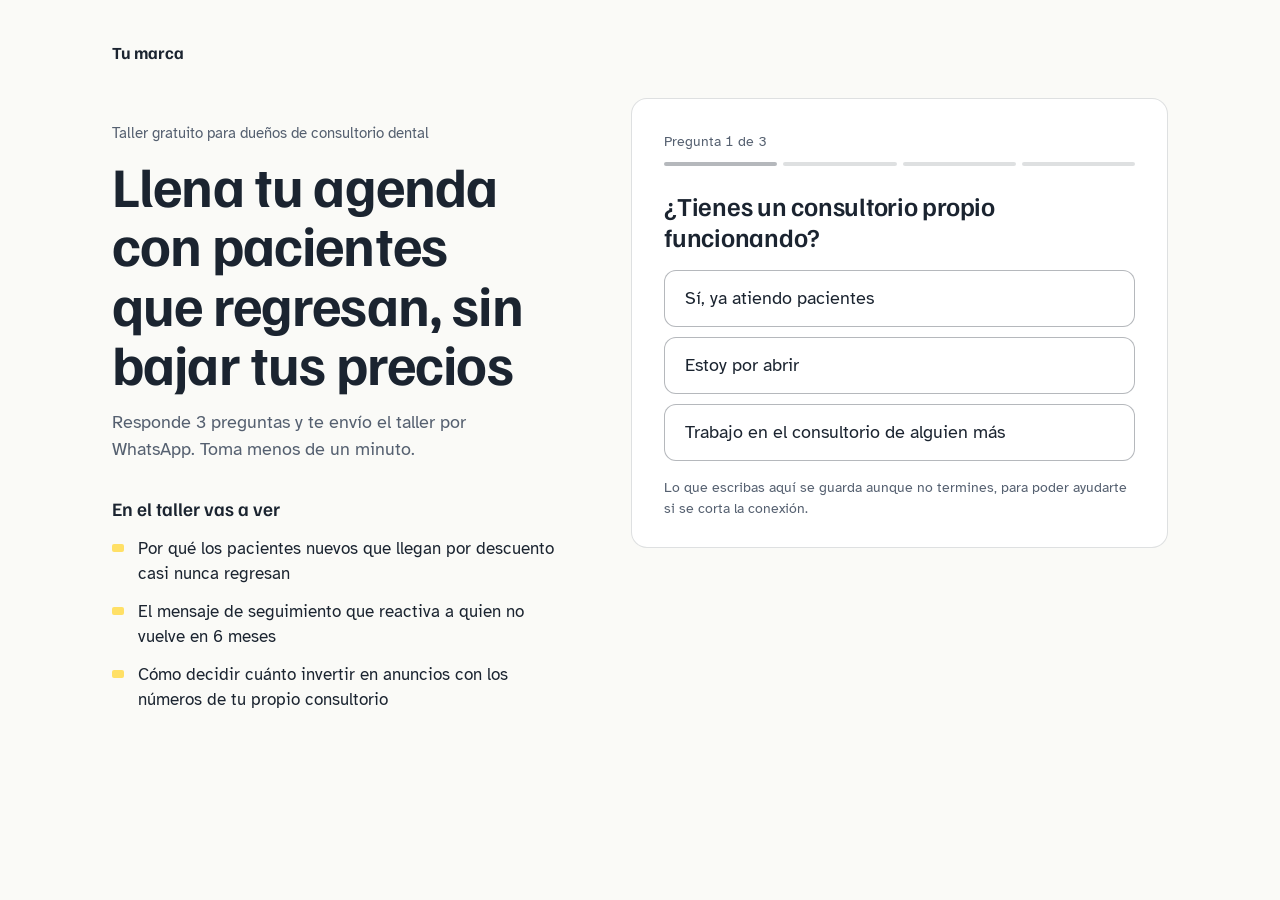
<file: index.html>
<!doctype html>
<html lang="es">
<head>
  <meta charset="utf-8">
  <meta name="viewport" content="width=device-width, initial-scale=1">
  <title>Cargando…</title>
  <meta name="robots" content="noindex">
  <link rel="preconnect" href="https://fonts.googleapis.com">
  <link rel="preconnect" href="https://fonts.gstatic.com" crossorigin>
  <link href="https://fonts.googleapis.com/css2?family=Atkinson+Hyperlegible:wght@400;700&family=Familjen+Grotesk:wght@600;700&display=swap" rel="stylesheet">
  <link rel="stylesheet" href="estilos.css">
  <script src="config.js"></script>
  <script src="comun.js"></script>
  <script src="pixel.js"></script>
</head>
<body>
  <main class="pagina">
    <div class="marca">
      <img id="marca-logo" alt="" hidden>
      <span id="marca-nombre"></span>
    </div>

    <header class="cabeza">
      <p class="antetitulo" id="antetitulo"></p>
      <h1 id="titulo"></h1>
      <p class="bajada" id="bajada"></p>
    </header>

    <section class="cuestionario" aria-label="Cuestionario">
      <div class="riel-cabeza">
        <span class="riel-texto" id="riel-texto" aria-live="polite"></span>
      </div>
      <div class="riel" id="riel" aria-hidden="true"></div>
      <div id="cuestionario-cuerpo"></div>
      <p class="aviso-parcial" id="aviso-parcial"></p>
    </section>

    <section class="detalle" aria-labelledby="incluye-titulo">
      <h2 id="incluye-titulo"></h2>
      <ul class="incluye" id="incluye"></ul>
      <div class="video" id="video" hidden></div>
    </section>
  </main>
  <noscript>Para responder el cuestionario necesitas activar JavaScript en tu navegador.</noscript>
  <script src="landing.js"></script>
</body>
</html>
</file>
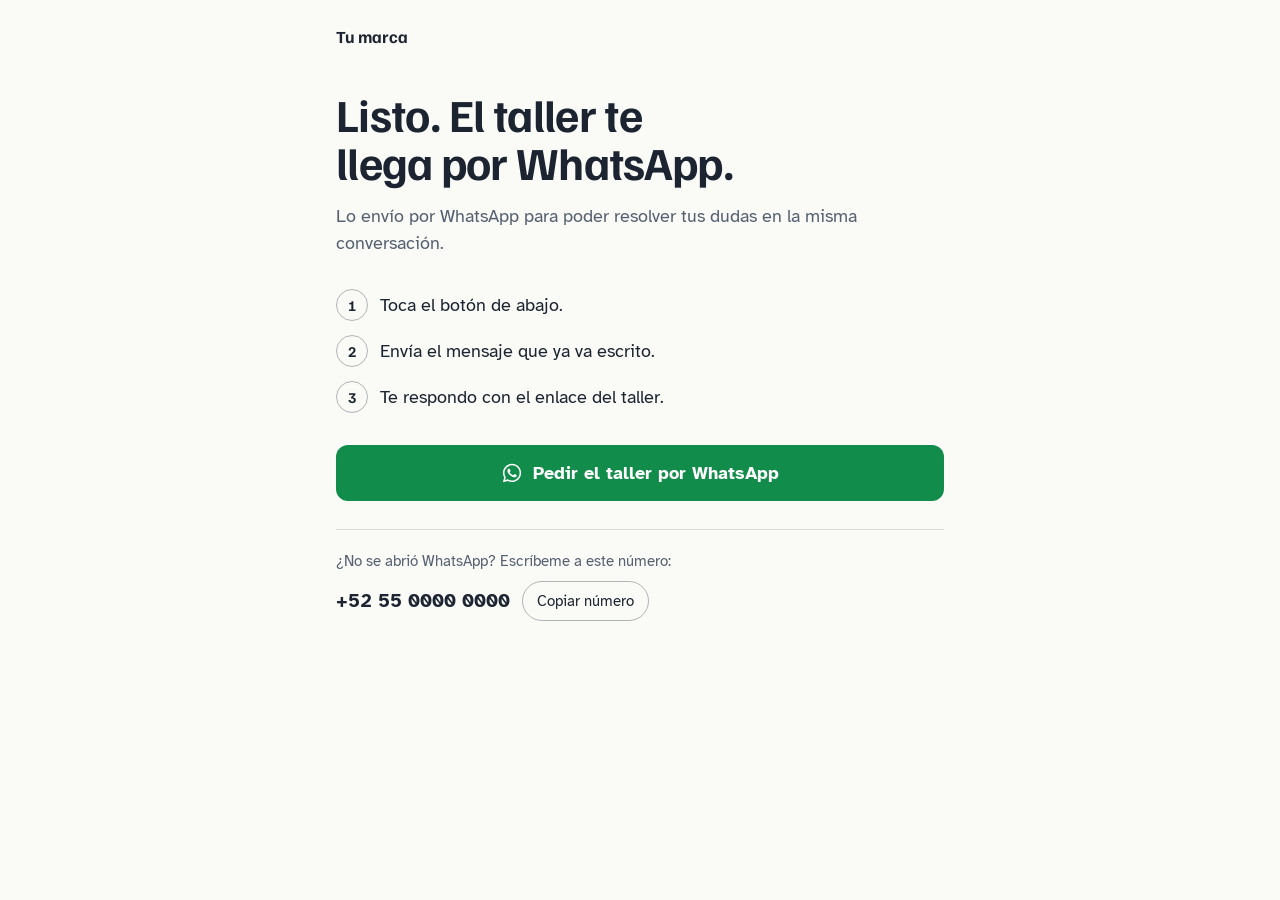
<file: gracias.html>
<!doctype html>
<html lang="es">
<head>
  <meta charset="utf-8">
  <meta name="viewport" content="width=device-width, initial-scale=1">
  <title>Listo</title>
  <meta name="robots" content="noindex">
  <link rel="preconnect" href="https://fonts.googleapis.com">
  <link rel="preconnect" href="https://fonts.gstatic.com" crossorigin>
  <link href="https://fonts.googleapis.com/css2?family=Atkinson+Hyperlegible:wght@400;700&family=Familjen+Grotesk:wght@600;700&display=swap" rel="stylesheet">
  <link rel="stylesheet" href="estilos.css">
  <script src="config.js"></script>
  <script src="comun.js"></script>
  <script src="pixel.js"></script>
</head>
<body>
  <main class="entrega">
    <div class="marca"><span id="marca-nombre"></span></div>
    <h1 id="entrega-titulo"></h1>
    <p class="bajada" id="entrega-texto"></p>
    <ol class="pasos" id="pasos"></ol>
    <a class="boton-whatsapp" id="boton-whatsapp" href="#" target="_blank" rel="noopener">
      <svg width="22" height="22" viewBox="0 0 24 24" aria-hidden="true" fill="currentColor"><path d="M12.04 2C6.58 2 2.13 6.45 2.13 11.91c0 1.75.46 3.45 1.32 4.95L2.05 22l5.25-1.38a9.9 9.9 0 0 0 4.74 1.21c5.46 0 9.91-4.45 9.91-9.91S17.5 2 12.04 2Zm0 18.15c-1.48 0-2.93-.4-4.2-1.15l-.3-.18-3.12.82.83-3.04-.2-.31a8.2 8.2 0 0 1-1.26-4.38c0-4.54 3.7-8.24 8.25-8.24 4.54 0 8.24 3.7 8.24 8.24 0 4.55-3.7 8.24-8.24 8.24Zm4.52-6.16c-.25-.12-1.47-.72-1.69-.81-.23-.08-.39-.12-.56.13-.16.24-.64.8-.78.97-.15.16-.29.18-.54.06-.25-.12-1.05-.39-1.99-1.23-.74-.66-1.23-1.47-1.38-1.72-.14-.25-.02-.38.11-.5.11-.11.25-.29.37-.43.13-.15.17-.25.25-.41.08-.17.04-.31-.02-.43-.06-.13-.56-1.35-.77-1.85-.2-.48-.41-.42-.56-.43h-.48c-.17 0-.43.06-.66.31-.22.25-.86.85-.86 2.07 0 1.22.89 2.4 1.01 2.56.12.17 1.75 2.67 4.23 3.74.59.26 1.05.41 1.41.52.59.19 1.13.16 1.56.1.48-.07 1.47-.6 1.67-1.18.21-.58.21-1.07.15-1.18-.06-.1-.23-.17-.48-.29Z"/></svg>
      <span class="boton-texto"></span>
    </a>
    <div class="respaldo">
      <p id="respaldo-texto"></p>
      <div class="respaldo-fila">
        <span class="numero" id="numero-visible"></span>
        <button type="button" class="copiar" id="copiar">Copiar número</button>
      </div>
    </div>
  </main>
  <script src="entrega.js"></script>
</body>
</html>
</file>
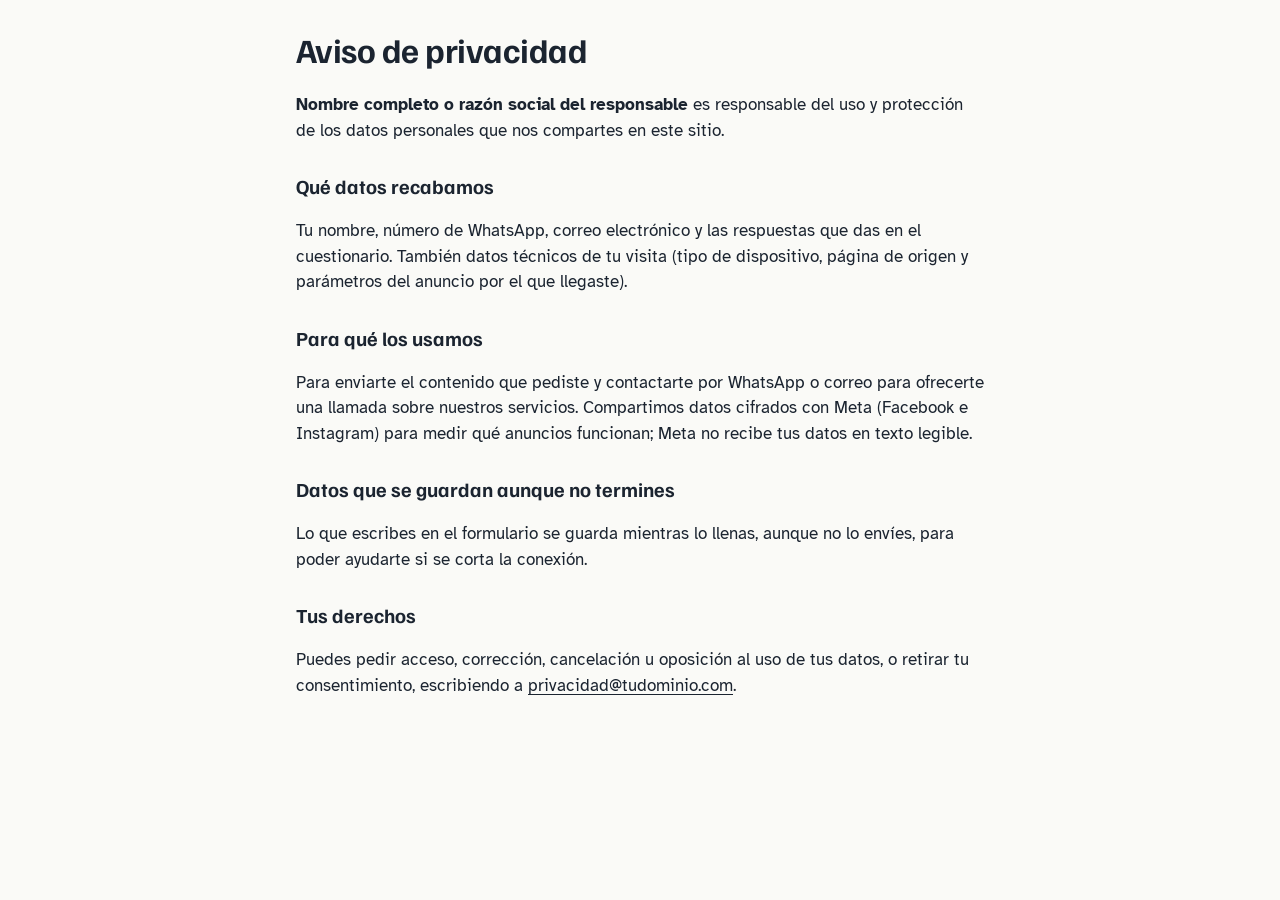
<file: privacidad.html>
<!doctype html>
<html lang="es">
<head>
  <meta charset="utf-8">
  <meta name="viewport" content="width=device-width, initial-scale=1">
  <title>Aviso de privacidad</title>
  <meta name="robots" content="noindex">
  <link rel="preconnect" href="https://fonts.googleapis.com">
  <link rel="preconnect" href="https://fonts.gstatic.com" crossorigin>
  <link href="https://fonts.googleapis.com/css2?family=Atkinson+Hyperlegible:wght@400;700&family=Familjen+Grotesk:wght@600;700&display=swap" rel="stylesheet">
  <link rel="stylesheet" href="estilos.css">
  <script src="config.js"></script>
</head>
<body>
  <!--
    Plantilla básica de aviso de privacidad simplificado. Los datos salen de config.js (sección privacidad).
    Revísala con tu abogado o contador: cada país tiene reglas propias.
  -->
  <main class="legal">
    <h1>Aviso de privacidad</h1>
    <p><strong data-campo="responsable"></strong> es responsable del uso y protección de los datos personales que nos compartes en este sitio.</p>

    <h2>Qué datos recabamos</h2>
    <p>Tu nombre, número de WhatsApp, correo electrónico y las respuestas que das en el cuestionario. También datos técnicos de tu visita (tipo de dispositivo, página de origen y parámetros del anuncio por el que llegaste).</p>

    <h2>Para qué los usamos</h2>
    <p>Para <span data-campo="finalidad"></span>. Compartimos datos cifrados con Meta (Facebook e Instagram) para medir qué anuncios funcionan; Meta no recibe tus datos en texto legible.</p>

    <h2>Datos que se guardan aunque no termines</h2>
    <p>Lo que escribes en el formulario se guarda mientras lo llenas, aunque no lo envíes, para poder ayudarte si se corta la conexión.</p>

    <h2>Tus derechos</h2>
    <p>Puedes pedir acceso, corrección, cancelación u oposición al uso de tus datos, o retirar tu consentimiento, escribiendo a <a data-campo="correo_contacto"></a>.</p>
  </main>
  <script>
    (function () {
      var p = (window.FUNNEL && window.FUNNEL.privacidad) || {};
      document.querySelectorAll("[data-campo]").forEach(function (el) {
        var v = p[el.getAttribute("data-campo")] || "";
        el.textContent = v;
        if (el.tagName === "A") el.href = "mailto:" + v;
      });
    })();
  </script>
</body>
</html>
</file>
<file: estilos.css>
/*
  TU MARCA: cambia solo este bloque.
  Colores en hexadecimal y el nombre de tus dos tipografías de Google Fonts
  (si cambias las tipografías, cambia también el enlace <link> en index.html y gracias.html).
*/
:root {
  --papel: #FAFAF7;          /* fondo de la página */
  --superficie: #FFFFFF;     /* fondo de la tarjeta del cuestionario */
  --tinta: #1B2430;          /* texto principal */
  --tinta-suave: #556070;    /* texto secundario */
  --accion: #2747C9;         /* botones principales */
  --accion-texto: #FFFFFF;   /* texto sobre los botones */
  --marcador: #FFE066;       /* resaltado de la respuesta elegida */
  --whatsapp: #128C4A;       /* botón de WhatsApp */
  --error: #B42318;

  --fuente-titulo: "Familjen Grotesk", "Arial Narrow", sans-serif;
  --fuente-texto: "Atkinson Hyperlegible", Verdana, sans-serif;
  --radio: 12px;
}

/* ---------- Base (no necesitas tocar de aquí para abajo) ---------- */
:root {
  --linea: color-mix(in srgb, var(--tinta) 14%, transparent);
  --linea-fuerte: color-mix(in srgb, var(--tinta) 32%, transparent);
  --curva: cubic-bezier(.2, .8, .2, 1);
}
*, *::before, *::after { box-sizing: border-box; }
html { -webkit-text-size-adjust: 100%; }
body {
  margin: 0;
  background: var(--papel);
  color: var(--tinta);
  font-family: var(--fuente-texto);
  font-size: 17px;
  line-height: 1.5;
  -webkit-font-smoothing: antialiased;
}
a { color: inherit; text-underline-offset: 3px; }
:focus-visible { outline: 3px solid var(--accion); outline-offset: 3px; border-radius: 4px; }
[hidden] { display: none !important; }

.pagina {
  max-width: 1120px;
  margin: 0 auto;
  padding: 24px 16px 48px;
  display: grid;
  gap: 24px;
  grid-template-areas: "marca" "cabeza" "cuestionario" "detalle";
}
.marca { grid-area: marca; display: flex; align-items: center; gap: 10px; font-family: var(--fuente-titulo); font-weight: 700; font-size: 17px; }
.marca img { height: 32px; width: auto; }
.cabeza { grid-area: cabeza; }
.cuestionario { grid-area: cuestionario; }
.detalle { grid-area: detalle; }

.antetitulo {
  margin: 0 0 12px;
  font-size: 15px;
  color: var(--tinta-suave);
}
h1 {
  margin: 0;
  font-family: var(--fuente-titulo);
  font-weight: 700;
  font-size: clamp(30px, 7.4vw, 50px);
  line-height: 1.06;
  letter-spacing: -0.015em;
  text-wrap: balance;
}
.bajada { margin: 16px 0 0; font-size: 18px; color: var(--tinta-suave); max-width: 34ch; }

/* ---------- Cuestionario ---------- */
.cuestionario {
  background: var(--superficie);
  border: 1px solid var(--linea);
  border-radius: calc(var(--radio) + 4px);
  padding: 24px 20px 20px;
}
.riel-cabeza { display: flex; justify-content: space-between; align-items: baseline; gap: 12px; margin-bottom: 10px; }
.riel-texto { font-size: 14px; color: var(--tinta-suave); font-variant-numeric: tabular-nums; }
.riel { display: flex; gap: 6px; margin-bottom: 24px; }
.riel-tramo { flex: 1; height: 4px; border-radius: 2px; background: var(--linea); transition: background-color .3s var(--curva); }
.riel-tramo.hecho { background: var(--tinta); }
.riel-tramo.actual { background: var(--linea-fuerte); }

#cuestionario-cuerpo { transition: opacity .2s var(--curva), transform .26s var(--curva); }
#cuestionario-cuerpo.saliendo { opacity: 0; transform: translateX(-8px); transition-duration: .14s; }
#cuestionario-cuerpo.entrando { opacity: 0; transform: translateX(10px); transition: none; }

.pregunta { border: 0; margin: 0; padding: 0; min-width: 0; }
.pregunta-texto {
  display: block;
  margin: 0 0 18px;
  padding: 0;
  font-family: var(--fuente-titulo);
  font-weight: 600;
  font-size: 23px;
  line-height: 1.2;
  letter-spacing: -0.01em;
}
.pregunta-texto:focus { outline: none; }
.opciones { display: grid; gap: 10px; }
.opcion {
  appearance: none;
  width: 100%;
  min-height: 56px;
  padding: 14px 18px;
  text-align: left;
  font: inherit;
  font-size: 18px;
  color: var(--tinta);
  background: var(--superficie);
  border: 1px solid var(--linea-fuerte);
  border-radius: var(--radio);
  cursor: pointer;
  transition: border-color .18s var(--curva), background-color .18s var(--curva);
}
.opcion:hover { border-color: var(--tinta); }
.opcion:active { background: color-mix(in srgb, var(--tinta) 4%, var(--superficie)); }
/* El sello: la respuesta elegida se marca como con resaltador */
.opcion-texto {
  background-image: linear-gradient(var(--marcador), var(--marcador));
  background-repeat: no-repeat;
  background-position: 0 88%;
  background-size: 0% 46%;
  transition: background-size .32s var(--curva);
  padding: 0 2px;
  -webkit-box-decoration-break: clone;
  box-decoration-break: clone;
}
.opcion.elegida { border-color: var(--tinta); }
.opcion.elegida .opcion-texto { background-size: 100% 46%; }

.volver {
  margin-top: 16px;
  padding: 8px 0;
  font: inherit;
  font-size: 15px;
  color: var(--tinta-suave);
  background: none;
  border: 0;
  text-decoration: underline;
  text-underline-offset: 3px;
  cursor: pointer;
}

/* ---------- Contacto ---------- */
.contacto { display: grid; gap: 16px; }
.contacto .pregunta-texto { margin-bottom: 2px; }
.campo { display: grid; gap: 6px; }
.campo label { font-size: 15px; font-weight: 700; }
.campo input, .campo select {
  width: 100%;
  min-height: 52px;
  padding: 12px 14px;
  font: inherit;
  font-size: 17px;
  color: var(--tinta);
  background: var(--superficie);
  border: 1px solid var(--linea-fuerte);
  border-radius: var(--radio);
}
.campo input:focus, .campo select:focus { border-color: var(--tinta); }
.campo input[aria-invalid="true"] { border-color: var(--error); }
.tel { display: grid; grid-template-columns: minmax(0, 46%) minmax(0, 1fr); gap: 8px; }
.error { margin: 0; font-size: 15px; color: var(--error); }
.acepto { display: flex; gap: 10px; align-items: flex-start; font-size: 15px; line-height: 1.4; }
.acepto input { width: 20px; height: 20px; margin: 1px 0 0; accent-color: var(--accion); flex: none; }

.boton-principal, .boton-whatsapp {
  display: inline-flex;
  align-items: center;
  justify-content: center;
  gap: 10px;
  width: 100%;
  min-height: 56px;
  padding: 14px 20px;
  font: inherit;
  font-size: 18px;
  font-weight: 700;
  color: var(--accion-texto);
  background: var(--accion);
  border: 0;
  border-radius: var(--radio);
  cursor: pointer;
  text-decoration: none;
  transition: transform .12s var(--curva), filter .18s var(--curva);
}
.boton-principal:hover, .boton-whatsapp:hover { filter: brightness(1.08); }
.boton-principal:active, .boton-whatsapp:active { transform: scale(.985); }
.boton-principal:disabled { cursor: progress; filter: saturate(.7); }
.boton-principal.enviando::before {
  content: "";
  width: 18px; height: 18px;
  border: 2px solid currentColor;
  border-right-color: transparent;
  border-radius: 50%;
  animation: girar .7s linear infinite;
}
@keyframes girar { to { transform: rotate(360deg); } }
.aviso-parcial { margin: 16px 0 0; font-size: 14px; color: var(--tinta-suave); }

/* ---------- Detalle ---------- */
.detalle h2 { margin: 0 0 12px; font-family: var(--fuente-titulo); font-weight: 600; font-size: 19px; }
.incluye { margin: 0; padding: 0; list-style: none; display: grid; gap: 12px; }
.incluye li { position: relative; padding-left: 26px; }
.incluye li::before {
  content: "";
  position: absolute; left: 0; top: .5em;
  width: 12px; height: 8px;
  background: var(--marcador);
  border-radius: 2px;
}
.video { margin-top: 24px; aspect-ratio: 16 / 9; border-radius: var(--radio); overflow: hidden; background: var(--linea); }
.video iframe { width: 100%; height: 100%; border: 0; }

/* ---------- Entrega ---------- */
.entrega { max-width: 640px; margin: 0 auto; padding: 24px 16px 56px; }
.entrega .marca { margin-bottom: 40px; }
.entrega h1 { font-size: clamp(30px, 7vw, 46px); }
.entrega .bajada { max-width: none; }
.pasos { margin: 32px 0; padding: 0; list-style: none; counter-reset: paso; display: grid; gap: 14px; }
.pasos li { counter-increment: paso; display: grid; grid-template-columns: 32px 1fr; gap: 12px; align-items: baseline; font-size: 18px; }
.pasos li::before {
  content: counter(paso);
  font-family: var(--fuente-titulo);
  font-weight: 700;
  font-variant-numeric: tabular-nums;
  width: 32px; height: 32px;
  display: grid; place-items: center;
  border: 1px solid var(--linea-fuerte);
  border-radius: 50%;
  font-size: 15px;
}
.boton-whatsapp { background: var(--whatsapp); color: #fff; }
.respaldo { margin-top: 28px; padding-top: 20px; border-top: 1px solid var(--linea); font-size: 15px; color: var(--tinta-suave); }
.respaldo p { margin: 0 0 8px; }
.respaldo-fila { display: flex; flex-wrap: wrap; align-items: center; gap: 12px; }
.numero { font-size: 19px; font-weight: 700; color: var(--tinta); font-variant-numeric: tabular-nums; user-select: all; }
.copiar {
  font: inherit; font-size: 15px;
  padding: 8px 14px;
  color: var(--tinta);
  background: none;
  border: 1px solid var(--linea-fuerte);
  border-radius: 999px;
  cursor: pointer;
}

/* ---------- Aviso de privacidad ---------- */
.legal { max-width: 720px; margin: 0 auto; padding: 32px 16px 64px; }
.legal h1 { font-size: 34px; margin-bottom: 24px; }
.legal h2 { font-family: var(--fuente-titulo); font-size: 20px; margin: 28px 0 8px; }

/* ---------- Escritorio ---------- */
@media (min-width: 900px) {
  .pagina {
    padding: 40px 32px 64px;
    column-gap: 72px;
    row-gap: 32px;
    grid-template-columns: minmax(0, 5fr) minmax(0, 6fr);
    grid-template-areas:
      "marca marca"
      "cabeza cuestionario"
      "detalle cuestionario";
    align-items: start;
  }
  .cabeza { padding-top: 24px; }
  .cuestionario { padding: 32px 32px 28px; position: sticky; top: 24px; }
  .pregunta-texto { font-size: 26px; }
  h1 { font-size: clamp(40px, 4.4vw, 56px); }
}

@media (prefers-reduced-motion: reduce) {
  *, *::before, *::after { transition-duration: 0s !important; animation-duration: 0s !important; }
}
</file>
